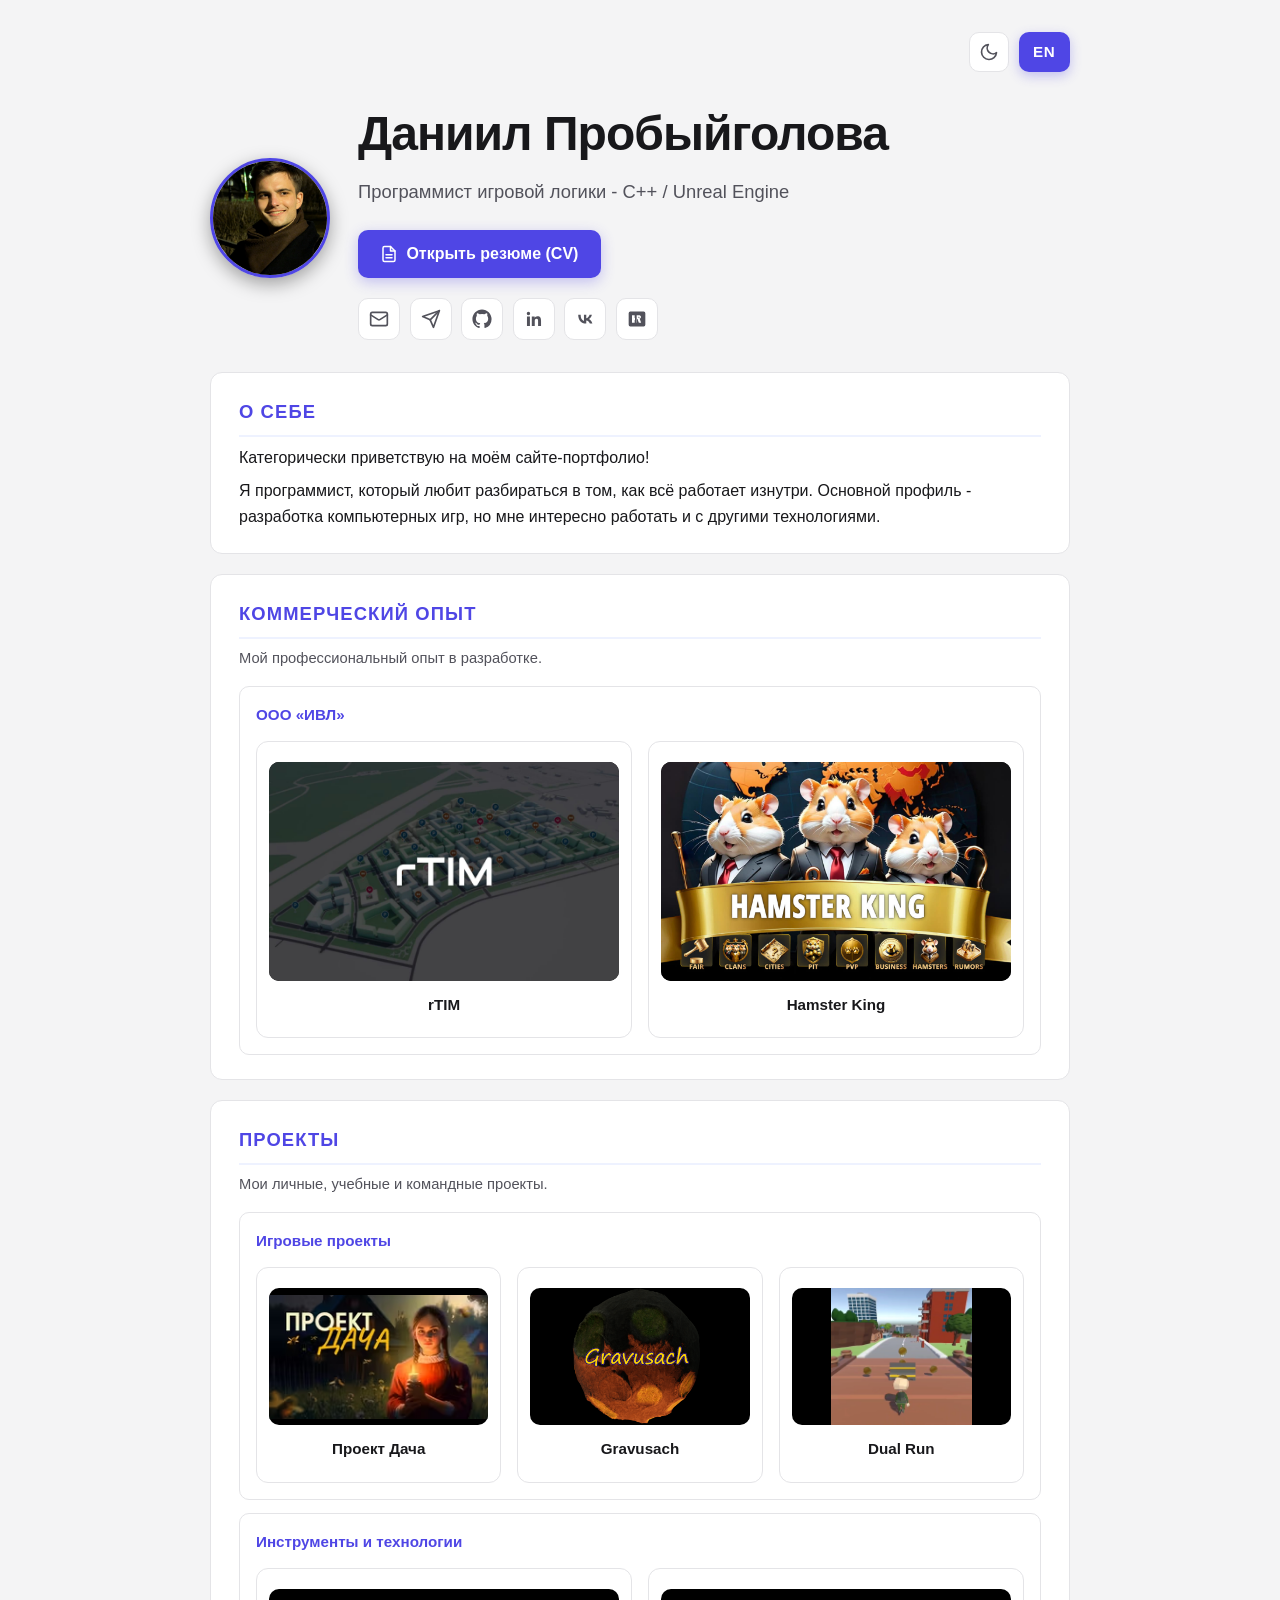
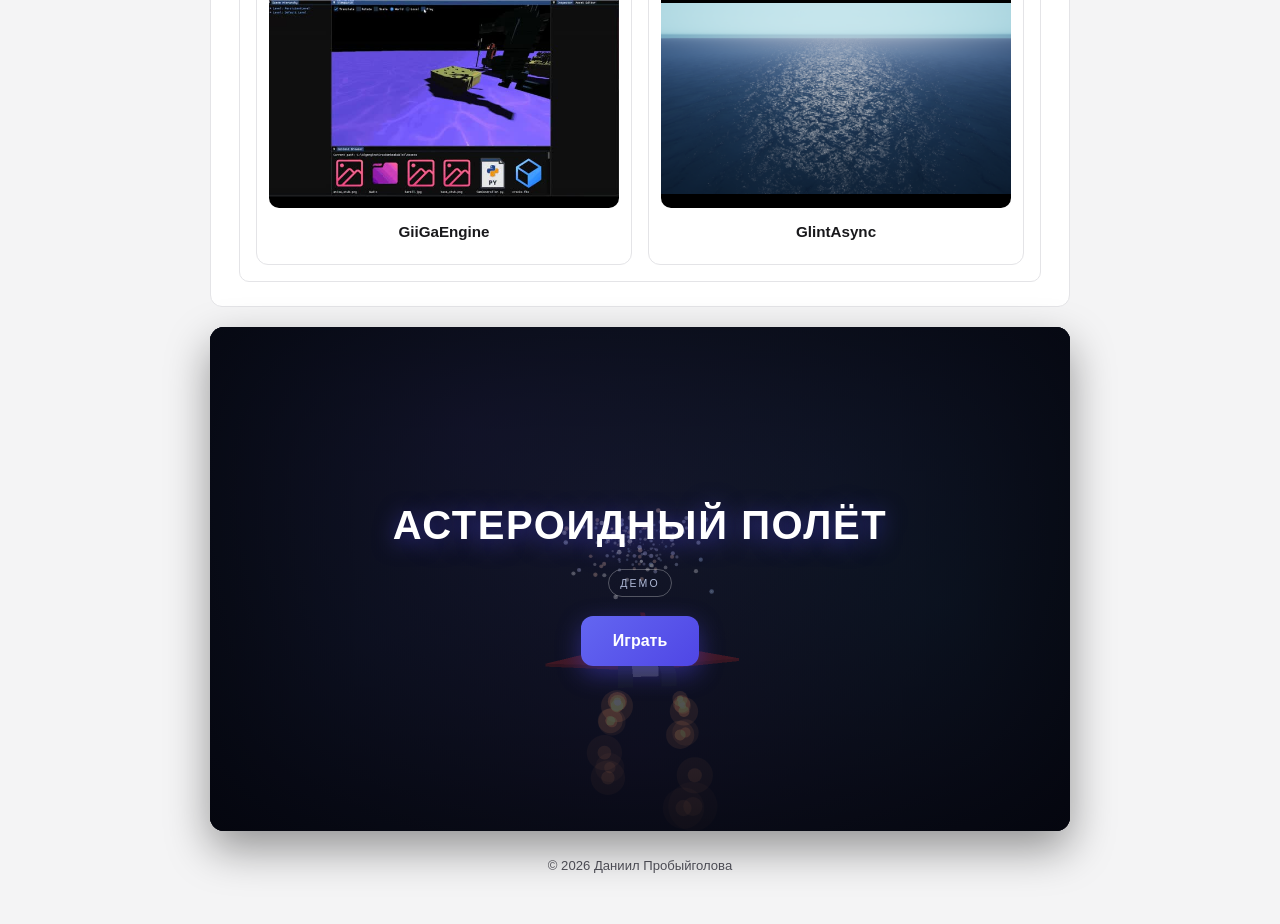
<file: index.html>
<!DOCTYPE html>
<html lang="ru">
<head>
  <meta charset="UTF-8">
  <meta name="viewport" content="width=device-width, initial-scale=1.0">
  <meta name="theme-color" content="#4f46e5">
  <meta name="description" content="Портфолио Даниила Пробыйголова - программист игровой логики (C++ / Unreal Engine)" data-i18n-meta="common.metaDesc">
  <title data-i18n-title="main.title">Даниил Пробыйголова - Портфолио</title>
  <link rel="icon" href="data:image/svg+xml,%3Csvg xmlns='http://www.w3.org/2000/svg' viewBox='0 0 100 100'%3E%3Crect width='100' height='100' rx='20' fill='%234f46e5'/%3E%3Ctext x='50' y='68' font-size='52' font-family='monospace' fill='white' text-anchor='middle'%3EDP%3C/text%3E%3C/svg%3E">
  <link rel="stylesheet" href="css/styles.css?v=20260918">
  <script>
    (function () {
      var t = null;
      try { t = localStorage.getItem('portfolio-theme'); } catch (e) {}
      var dark = t === 'dark' || (t !== 'light' && window.matchMedia && matchMedia('(prefers-color-scheme: dark)').matches);
      document.documentElement.setAttribute('data-theme', dark ? 'dark' : 'light');
    })();
  </script>
</head>
<body data-i18n-title="main.title">
  <main class="container">
    <div class="topbar">
      <button type="button" class="theme-toggle" aria-label="Switch to dark theme"></button>
      <button type="button" class="lang-switch" aria-label="Switch to English">EN</button>
    </div>

    <header class="hero">
      <div class="hero-row">
        <img class="portrait" src="assets/images/MePhoto_Portpholio.jpg" alt="Фото Даниила Пробыйголова">
        <div class="hero-text">
          <h1 class="name" data-i18n="common.name">Даниил&nbsp;Пробыйголова</h1>
          <p class="subtitle" data-i18n="common.subtitle">Программист игровой логики&nbsp;- C++&nbsp;/&nbsp;Unreal&nbsp;Engine</p>
          <a class="cv-link" href="cv/index.html">
            <svg viewBox="0 0 24 24" fill="none" stroke="currentColor" stroke-width="2" stroke-linecap="round" stroke-linejoin="round" aria-hidden="true"><path d="M14 2H6a2 2 0 0 0-2 2v16a2 2 0 0 0 2 2h12a2 2 0 0 0 2-2V8z"/><polyline points="14 2 14 8 20 8"/><line x1="16" y1="13" x2="8" y2="13"/><line x1="16" y1="17" x2="8" y2="17"/></svg>
            <span data-i18n="main.cvLink">Открыть резюме&nbsp;(CV)</span>
          </a>
          <ul class="hero-contacts" aria-label="Контакты">
            <li>
              <a class="contact-link" href="mailto:daniil.probyygolova@mail.ru" aria-label="Почта" data-i18n-aria="contact.mail">
                <svg viewBox="0 0 24 24" fill="none" stroke="currentColor" stroke-width="2" stroke-linecap="round" stroke-linejoin="round"><rect x="2" y="4" width="20" height="16" rx="2"/><path d="m22 7-8.97 5.7a1.94 1.94 0 0 1-2.06 0L2 7"/></svg>
              </a>
            </li>
            <li>
              <a class="contact-link" href="https://t.me/Crechted" target="_blank" rel="noopener" aria-label="Telegram" data-i18n-aria="contact.telegram">
                <svg viewBox="0 0 24 24" fill="none" stroke="currentColor" stroke-width="2" stroke-linecap="round" stroke-linejoin="round"><path d="m22 2-11 11"/><path d="M22 2 15 22l-4-9-9-4Z"/></svg>
              </a>
            </li>
            <li>
              <a class="contact-link" href="https://github.com/Crechted" target="_blank" rel="noopener" aria-label="GitHub" data-i18n-aria="contact.github">
                <svg viewBox="0 0 24 24" fill="currentColor"><path d="M12 .5C5.73.5.5 5.73.5 12c0 5.08 3.29 9.39 7.86 10.91.58.11.79-.25.79-.56 0-.28-.01-1.02-.02-2-3.2.7-3.88-1.54-3.88-1.54-.52-1.33-1.28-1.68-1.28-1.68-1.05-.72.08-.71.08-.71 1.16.08 1.77 1.19 1.77 1.19 1.03 1.77 2.71 1.26 3.37.96.1-.75.4-1.26.73-1.55-2.55-.29-5.23-1.28-5.23-5.69 0-1.26.45-2.28 1.19-3.09-.12-.29-.52-1.46.11-3.05 0 0 .97-.31 3.17 1.18a11 11 0 0 1 5.78 0c2.2-1.49 3.17-1.18 3.17-1.18.63 1.59.23 2.76.11 3.05.74.81 1.19 1.83 1.19 3.09 0 4.42-2.69 5.4-5.25 5.68.41.35.77 1.05.77 2.12 0 1.53-.01 2.76-.01 3.14 0 .31.21.68.8.56A11.51 11.51 0 0 0 23.5 12C23.5 5.73 18.27.5 12 .5Z"/></svg>
              </a>
            </li>
            <li>
              <a class="contact-link" href="https://www.linkedin.com/in/daniil-probyygolova-46117342b" target="_blank" rel="noopener" aria-label="LinkedIn" data-i18n-aria="contact.linkedin">
                <svg viewBox="0 0 24 24" fill="currentColor"><path d="M20.45 20.45h-3.55v-5.57c0-1.33-.03-3.04-1.85-3.04-1.85 0-2.14 1.45-2.14 2.94v5.67H9.35V9h3.41v1.56h.05c.47-.9 1.63-1.85 3.36-1.85 3.6 0 4.27 2.37 4.27 5.46v6.28zM5.34 7.43a2.06 2.06 0 1 1 0-4.12 2.06 2.06 0 0 1 0 4.12zM7.12 20.45H3.56V9h3.56v11.45z" transform="translate(0 0)"/></svg>
              </a>
            </li>
            <li>
              <a class="contact-link" href="https://vk.ru/crechted" target="_blank" rel="noopener" aria-label="ВКонтакте" data-i18n-aria="contact.vk">
                <svg viewBox="0 0 24 24" fill="currentColor"><path d="M13.16 17.5c-5.8 0-9.16-4.02-9.3-10.68h2.92c.1 4.88 2.28 6.94 3.97 7.37V6.82h2.77v4.2c1.66-.18 3.4-2.1 3.98-4.2h2.76c-.45 2.56-2.33 4.48-3.67 5.26 1.34.63 3.48 2.28 4.29 5.42h-3.04c-.64-2-2.22-3.55-4.32-3.76v3.76h-.36z"/></svg>
              </a>
            </li>
            <li>
              <a class="contact-link" href="https://spb.hh.ru/resume/fdc58f98ff0955832f0039ed1f57456d645a6f" target="_blank" rel="noopener" aria-label="HeadHunter" data-i18n-aria="contact.hh">
                <svg viewBox="0 0 24 24" fill="currentColor"><path d="M4 3a2 2 0 0 0-2 2v14a2 2 0 0 0 2 2h16a2 2 0 0 0 2-2V5a2 2 0 0 0-2-2H4zm2 4.5h2.6v3.2H9V7.5h2.6v9H9v-3.4H8.6v3.4H6v-9zm5.6 0h2.6c1.5 0 2.6.7 2.6 2 0 1.1-.7 1.7-1.7 1.9l1.9 5.1h-2.8l-1.6-4.5h-.6v4.5h-2.4v-9zm2.6 3.2c.5 0 .8-.3.8-.7s-.3-.7-.8-.7h-.4v1.4h.4z"/></svg>
              </a>
            </li>
          </ul>
        </div>
      </div>
    </header>

    <section class="card" id="about">
      <h2 class="section-title" data-i18n="main.aboutTitle">О себе</h2>
      <p class="about-text" data-i18n="main.aboutP1"></p>
      <p class="about-text" data-i18n="main.aboutP2"></p>
    </section>

    <section class="card" id="experience">
      <h2 class="section-title" data-i18n="main.expTitle">Коммерческий опыт</h2>
      <p class="section-intro" data-i18n="main.expIntro">Мой профессиональный опыт в разработке.</p>
      <div class="org-block">
        <h3 class="org-name" data-i18n="main.expOrgName">ООО&nbsp;«ИВЛ»</h3>
        <ul class="project-grid">
          <li>
            <button class="project-tile" data-project="rtim" aria-label="rTIM - подробнее" data-i18n-aria="exp.rtim.aria">
              <span class="project-thumb" aria-hidden="true">
                <img src="assets/images/rtim_preview.jpg" alt="">
              </span>
              <span class="project-name" data-i18n="exp.rtim.name">rTIM</span>
            </button>
          </li>
          <li>
            <button class="project-tile" data-project="hk" aria-label="Hamster King - подробнее" data-i18n-aria="exp.hk.aria">
              <span class="project-thumb" aria-hidden="true">
                <img src="assets/images/hk_preview.jpg" alt="">
              </span>
              <span class="project-name" data-i18n="exp.hk.name">Hamster King</span>
            </button>
          </li>
        </ul>
      </div>
    </section>

    <section class="card" id="projects">
      <h2 class="section-title" data-i18n="main.projectsTitle">Проекты</h2>
      <p class="section-intro" data-i18n="main.projectsIntro">Мои личные, учебные и командные проекты.</p>

      <div class="project-group">
        <h3 class="group-title" data-i18n="main.projectsGames">Игровые проекты</h3>
        <ul class="project-grid">
          <li>
            <button class="project-tile" data-project="dacha" aria-label="Проект Дача - подробнее" data-i18n-aria="proj.dacha.aria">
              <span class="project-thumb" aria-hidden="true">
                <img src="assets/images/Dacha.avif" alt="">
              </span>
              <span class="project-name" data-i18n="proj.dacha.name">Проект&nbsp;Дача</span>
            </button>
          </li>
          <li>
            <button class="project-tile" data-project="gravusach" aria-label="Gravusach - подробнее" data-i18n-aria="proj.gravusach.aria">
              <span class="project-thumb" aria-hidden="true">
                <img src="assets/images/Gravusach.png" alt="">
              </span>
              <span class="project-name" data-i18n="proj.gravusach.name">Gravusach</span>
            </button>
          </li>
          <li>
            <button class="project-tile" data-project="dualrun" aria-label="Dual Run - подробнее" data-i18n-aria="proj.dualrun.aria">
              <span class="project-thumb" aria-hidden="true">
                <img src="assets/images/DualRun_prview.jpg" alt="">
              </span>
              <span class="project-name" data-i18n="proj.dualrun.name">Dual Run</span>
            </button>
          </li>
        </ul>
      </div>

      <div class="project-group">
        <h3 class="group-title" data-i18n="main.projectsTools">Инструменты и технологии</h3>
        <ul class="project-grid">
          <li>
            <button class="project-tile" data-project="giiga" aria-label="GiiGaEngine - подробнее" data-i18n-aria="proj.giiga.aria">
              <span class="project-thumb" aria-hidden="true">
                <img src="assets/images/GiigaEngine_frame.jpg" alt="">
              </span>
              <span class="project-name" data-i18n="proj.giiga.name">GiiGaEngine</span>
            </button>
          </li>
          <li>
            <button class="project-tile" data-project="glintasync" aria-label="GlintAsync - подробнее" data-i18n-aria="proj.glintasync.aria">
              <span class="project-thumb" aria-hidden="true">
                <img src="assets/images/GlintAsync_preview.png" alt="">
              </span>
              <span class="project-name" data-i18n="proj.glintasync.name">GlintAsync</span>
            </button>
          </li>
        </ul>
      </div>
    </section>

    <section class="game-shell" id="game-shell" role="img" aria-label="Демо-мини-игра: полёт сквозь астероиды" data-i18n-aria="game.ariaLabel">
      <canvas id="game-canvas"></canvas>
      <div class="game-vignette" aria-hidden="true"></div>

      <div class="game-touch hidden" id="game-touch">
        <button type="button" class="game-fire-btn" id="game-fire-btn" aria-label="Выстрел" data-i18n-aria="game.fireLabel">
          <svg viewBox="0 0 24 24" fill="none" stroke="currentColor" stroke-width="2" stroke-linecap="round" stroke-linejoin="round" aria-hidden="true"><circle cx="12" cy="12" r="4"/><line x1="12" y1="2" x2="12" y2="6"/><line x1="12" y1="18" x2="12" y2="22"/><line x1="2" y1="12" x2="6" y2="12"/><line x1="18" y1="12" x2="22" y2="12"/></svg>
        </button>
      </div>

      <div class="game-hud hidden" id="game-hud" aria-hidden="true">
        <div class="game-hud-score">
          <span class="game-hud-label" data-i18n="game.hudLabel">Счёт</span>
          <span class="game-hud-value" id="game-hud-score-value">0</span>
        </div>
        <div class="game-hud-ammo">
          <span class="game-hud-label" data-i18n="game.hudAmmoLabel">Заряды</span>
          <span class="game-hud-value" id="game-hud-ammo-value">0/7</span>
        </div>
        <div class="game-hud-best">
          <span class="game-hud-label" data-i18n="game.hudBestLabel">Рекорд</span>
          <span class="game-hud-value" id="game-hud-best-value">0</span>
        </div>
      </div>

      <div class="game-control-hint hidden" id="game-control-hint">Управление — мышь</div>

      <div class="game-overlay" id="game-start">
        <h2 class="game-title" data-i18n="game.title">Астероидный полёт</h2>
        <span class="game-badge" data-i18n="game.badge"></span>
        <button type="button" class="game-btn" id="game-start-btn" data-i18n="game.startBtn">Играть</button>
      </div>

      <div class="game-overlay hidden" id="game-over">
        <h2 class="game-over-title" data-i18n="game.overTitle"></h2>
        <p class="game-over-score" id="game-over-score"></p>
        <p class="game-over-best" id="game-over-best"></p>
        <button type="button" class="game-btn" id="game-restart-btn" data-i18n="game.restartBtn"></button>
      </div>
    </section>

    <footer class="footer">
      <p data-i18n="common.footer">© 2026 Даниил Пробыйголова</p>
    </footer>
  </main>

  <div class="modal-overlay hidden" id="modal-overlay" aria-hidden="true">
    <div class="modal" role="dialog" aria-modal="true" aria-labelledby="modal-title" tabindex="-1">
      <button class="modal-close" id="modal-close" aria-label="Закрыть" data-i18n-aria="modal.close">&times;</button>
      <h3 class="modal-title" id="modal-title"></h3>
      <p class="modal-role" id="modal-role"></p>
      <p class="modal-meta" id="modal-meta"></p>
      <div class="modal-media" id="modal-media"></div>
      <div class="modal-desc" id="modal-desc"></div>
      <ul class="modal-bullets" id="modal-bullets"></ul>
      <button type="button" class="modal-ammo-btn" id="modal-ammo-btn">
        <svg class="modal-ammo-icon" viewBox="0 0 24 24" fill="none" stroke="currentColor" stroke-width="2" stroke-linecap="round" stroke-linejoin="round" aria-hidden="true"><circle cx="12" cy="12" r="8"/><line x1="12" y1="2" x2="12" y2="6"/><line x1="12" y1="18" x2="12" y2="22"/><line x1="2" y1="12" x2="6" y2="12"/><line x1="18" y1="12" x2="22" y2="12"/></svg>
        <span class="modal-ammo-label" id="modal-ammo-label"></span>
      </button>
      <div class="modal-tools" id="modal-tools"></div>
      <a class="modal-link" id="modal-link" href="#" target="_blank" rel="noopener"></a>
    </div>
  </div>

  <script src="js/i18n.js?v=20260918"></script>
  <script src="js/theme.js?v=20260918"></script>
  <script src="js/game.js?v=20260918"></script>
  <script src="js/script.js?v=20260918"></script>
</body>
</html>
</file>
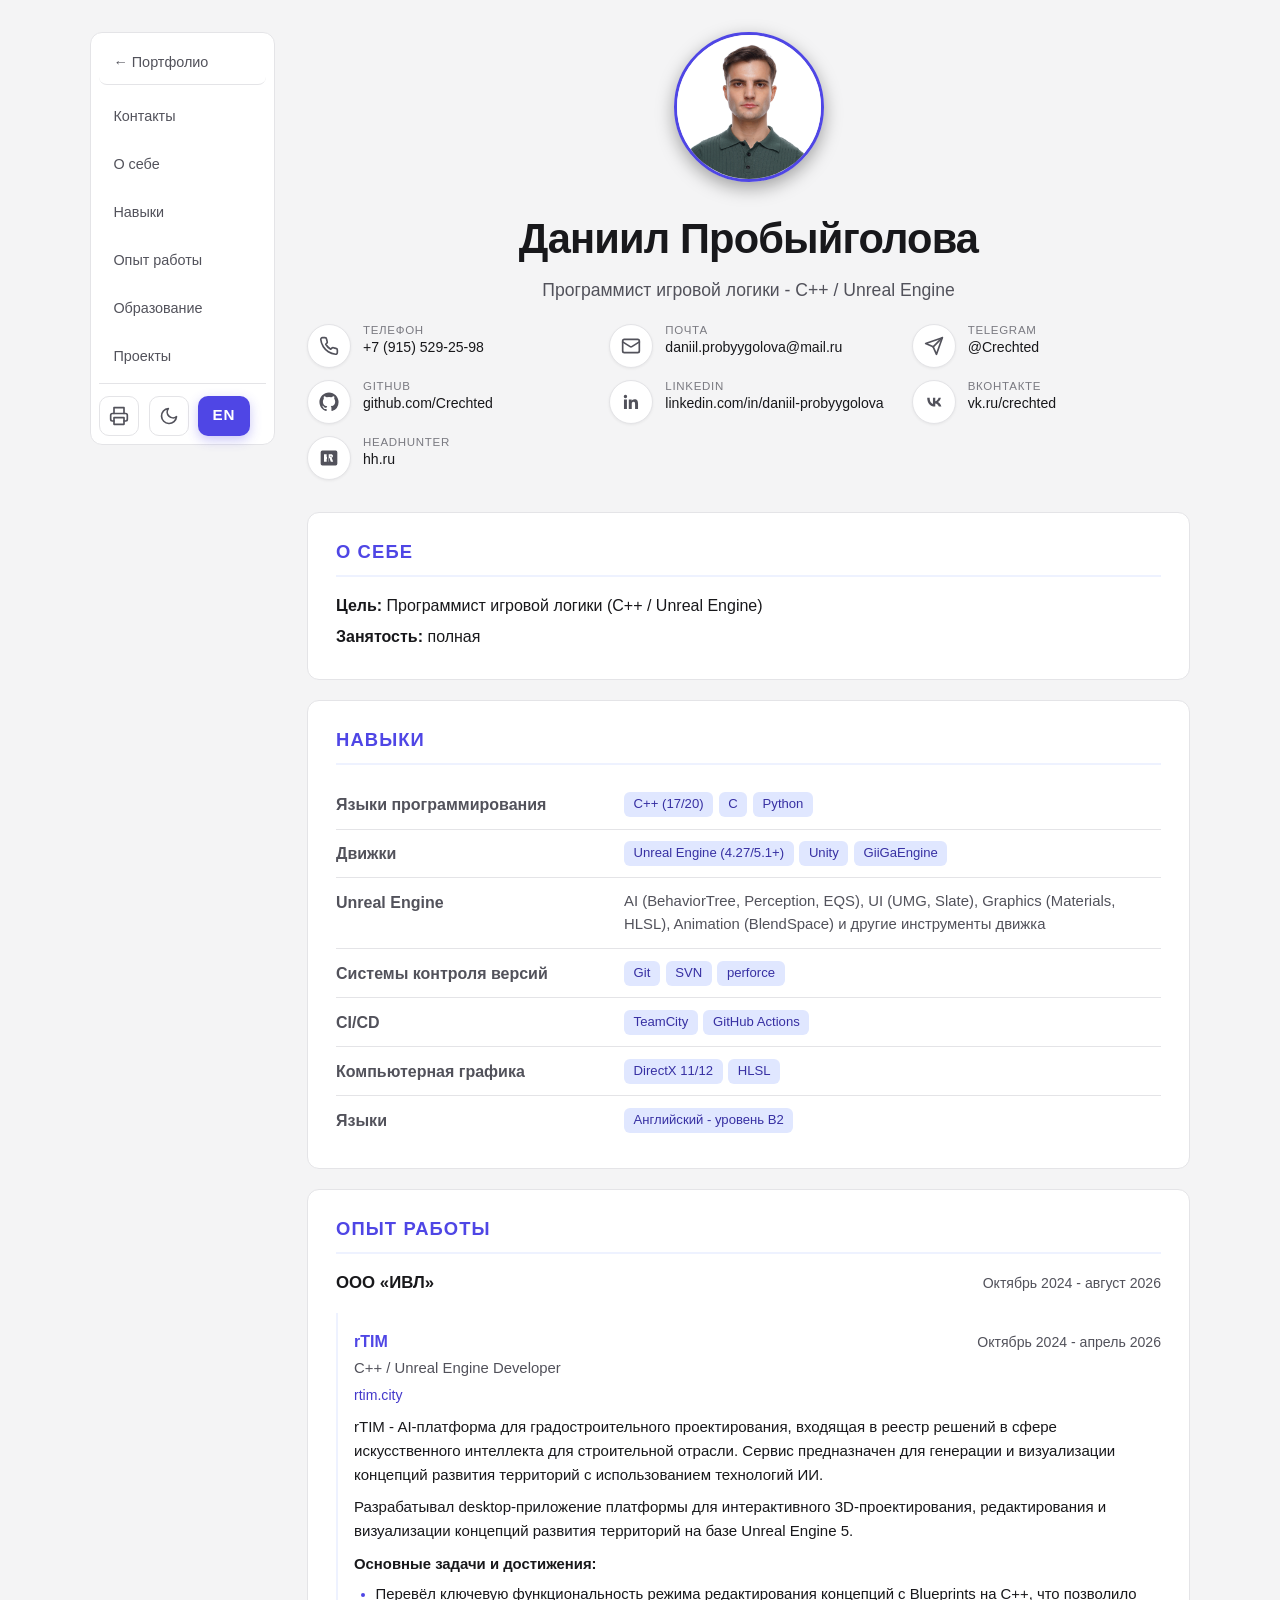
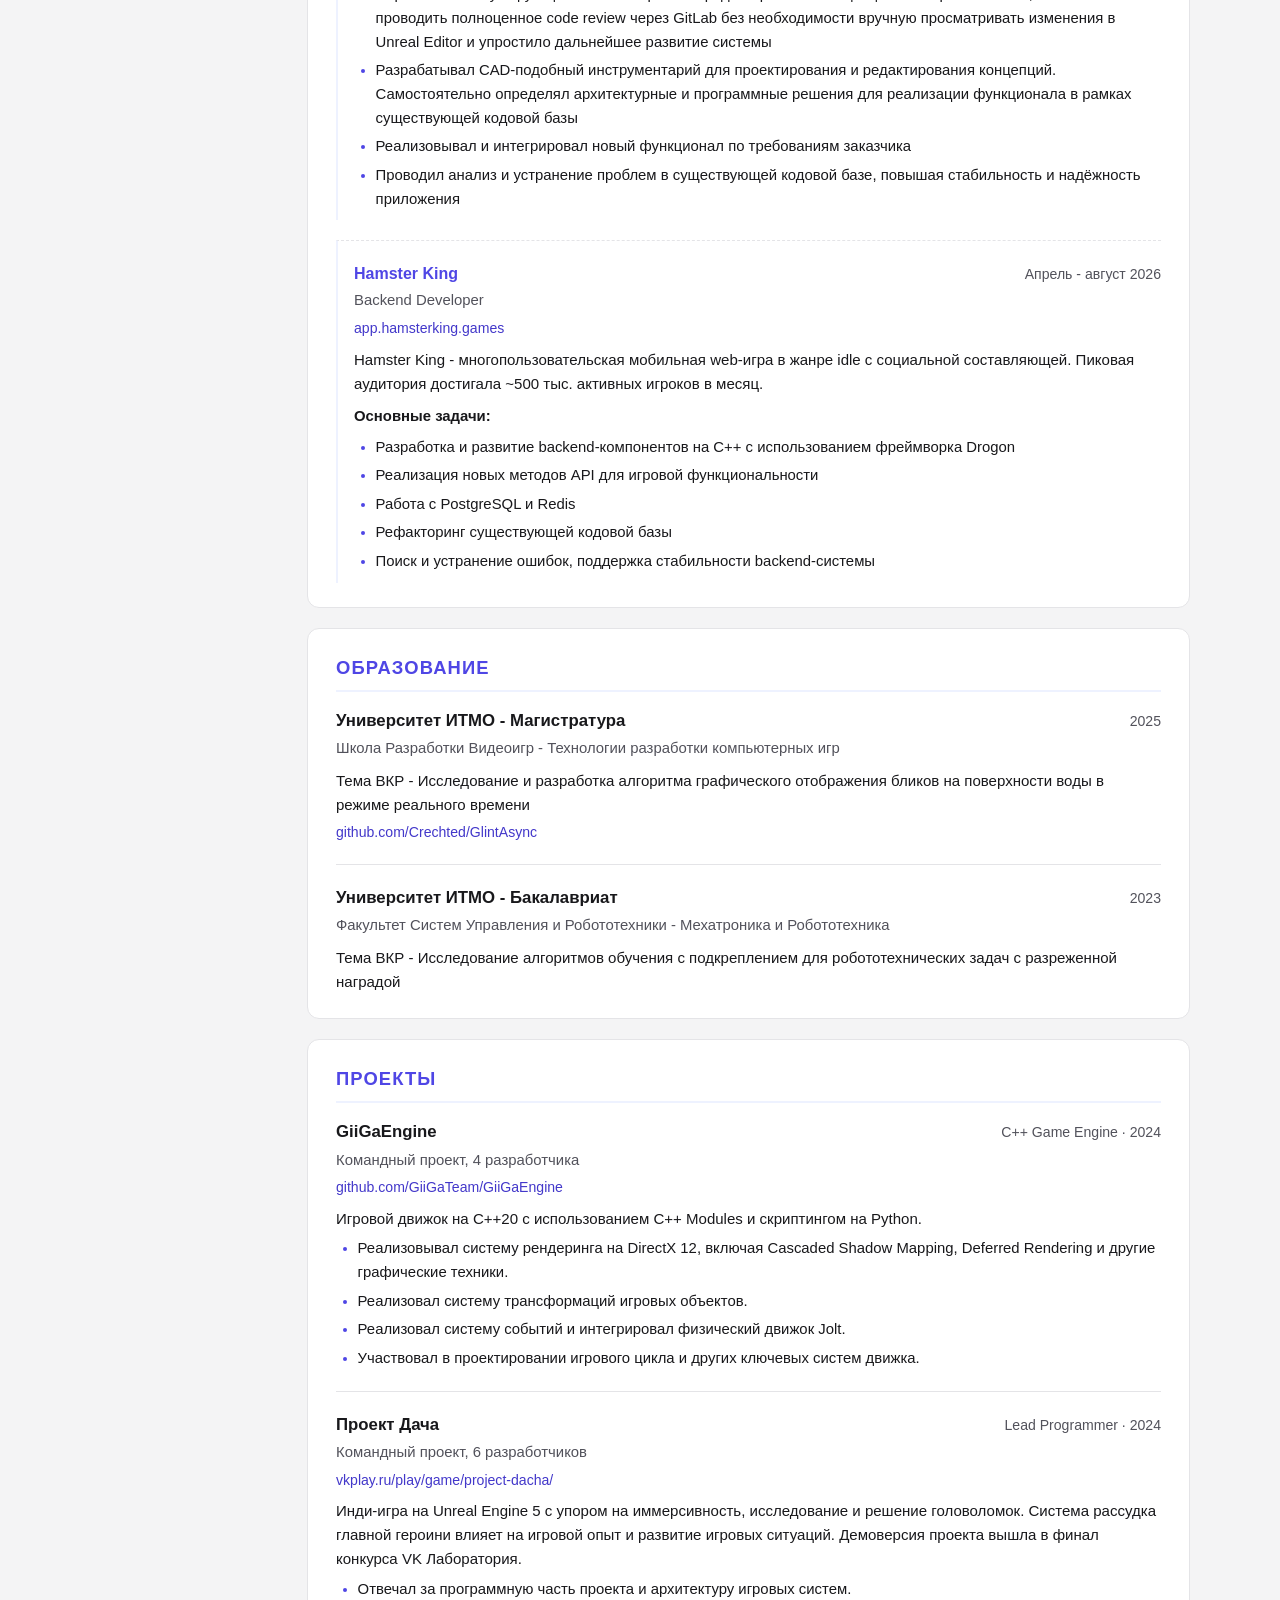
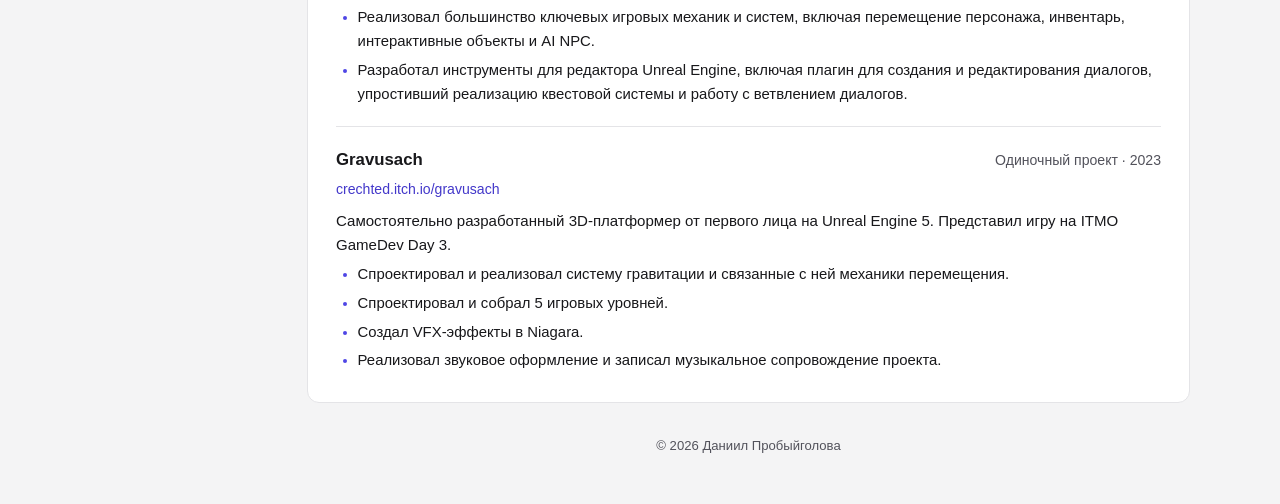
<file: cv/index.html>
<!DOCTYPE html>
<html lang="ru">
<head>
  <meta charset="UTF-8">
  <meta name="viewport" content="width=device-width, initial-scale=1.0">
  <meta name="theme-color" content="#4f46e5">
  <meta name="description" content="Портфолио Даниила Пробыйголова — программист игровой логики (C++ / Unreal Engine)" data-i18n-meta="common.metaDesc">
  <title data-i18n-title="cv.title">Даниил Пробыйголова — программист игровой логики</title>
  <link rel="icon" href="data:image/svg+xml,%3Csvg xmlns='http://www.w3.org/2000/svg' viewBox='0 0 100 100'%3E%3Crect width='100' height='100' rx='20' fill='%234f46e5'/%3E%3Ctext x='50' y='68' font-size='52' font-family='monospace' fill='white' text-anchor='middle'%3EDP%3C/text%3E%3C/svg%3E">
  <link rel="stylesheet" href="../css/cv.css?v=20260918">
  <script>
    (function () {
      var t = null;
      try { t = localStorage.getItem('portfolio-theme'); } catch (e) {}
      var dark = t === 'dark' || (t !== 'light' && window.matchMedia && matchMedia('(prefers-color-scheme: dark)').matches);
      document.documentElement.setAttribute('data-theme', dark ? 'dark' : 'light');
    })();
  </script>
</head>
<body data-i18n-title="cv.title">
  <main class="container">
    <div class="cv-layout">
      <aside class="side-nav" aria-label="Навигация по резюме">
        <a class="side-back" href="../index.html" data-i18n="cv.backLink">&larr;&nbsp;Портфолио</a>
        <a href="#top" data-i18n="cv.contacts">Контакты</a>
        <a href="#about" data-i18n="cv.about">О себе</a>
        <a href="#skills" data-i18n="cv.skills">Навыки</a>
        <a href="#experience" data-i18n="cv.exp">Опыт работы</a>
        <a href="#education" data-i18n="cv.edu">Образование</a>
        <a href="#projects" data-i18n="main.projectsTitle">Проекты</a>
        <span class="controls">
          <button type="button" class="print-btn" onclick="window.print()" aria-label="Экспортировать резюме в PDF" data-i18n-aria="cv.printCv">
            <svg viewBox="0 0 24 24" fill="none" stroke="currentColor" stroke-width="2" stroke-linecap="round" stroke-linejoin="round" aria-hidden="true"><polyline points="6 9 6 2 18 2 18 9"/><path d="M6 18H4a2 2 0 0 1-2-2v-5a2 2 0 0 1 2-2h16a2 2 0 0 1 2 2v5a2 2 0 0 1-2 2h-2"/><rect x="6" y="14" width="12" height="8"/></svg>
          </button>
          <button type="button" class="theme-toggle" aria-label="Switch to dark theme"></button>
          <button type="button" class="lang-switch" aria-label="Switch to English">EN</button>
        </span>
      </aside>
      <div class="cv-content">
    <header class="hero" id="top">
      <img class="portrait" src="../assets/images/MePhoto_CV.jpg" alt="Фото Даниила Пробыйголова">
      <h1 class="name" data-i18n="common.name">Даниил&nbsp;Пробыйголова</h1>
      <p class="subtitle" data-i18n="common.subtitle">Программист игровой логики&nbsp;— C++&nbsp;/&nbsp;Unreal&nbsp;Engine</p>
      <ul class="contacts" aria-label="Контакты">
        <li>
          <a class="contact-link" href="tel:+79155292598" aria-label="Телефон: +7 (915) 529-25-98" data-i18n-aria="contact.phone">
            <span class="icon" aria-hidden="true">
              <svg viewBox="0 0 24 24" fill="none" stroke="currentColor" stroke-width="2" stroke-linecap="round" stroke-linejoin="round"><path d="M22 16.92v3a2 2 0 0 1-2.18 2 19.79 19.79 0 0 1-8.63-3.07 19.5 19.5 0 0 1-6-6 19.79 19.79 0 0 1-3.07-8.67A2 2 0 0 1 4.11 2h3a2 2 0 0 1 2 1.72c.127.96.361 1.903.7 2.81a2 2 0 0 1-.45 2.11L8.09 9.91a16 16 0 0 0 6 6l1.27-1.27a2 2 0 0 1 2.11-.45c.907.339 1.85.573 2.81.7A2 2 0 0 1 22 16.92z"/></svg>
            </span>
            <span class="contact-meta">
              <span class="contact-label" data-i18n="contact.phone">Телефон</span>
              <span class="contact-text">+7&nbsp;(915)&nbsp;529-25-98</span>
            </span>
          </a>
        </li>
        <li>
          <a class="contact-link" href="mailto:daniil.probyygolova@mail.ru" aria-label="Почта: daniil.probyygolova@mail.ru" data-i18n-aria="contact.mail">
            <span class="icon" aria-hidden="true">
              <svg viewBox="0 0 24 24" fill="none" stroke="currentColor" stroke-width="2" stroke-linecap="round" stroke-linejoin="round"><rect x="2" y="4" width="20" height="16" rx="2"/><path d="m22 7-8.97 5.7a1.94 1.94 0 0 1-2.06 0L2 7"/></svg>
            </span>
            <span class="contact-meta">
              <span class="contact-label" data-i18n="contact.mail">Почта</span>
              <span class="contact-text">daniil.probyygolova@mail.ru</span>
            </span>
          </a>
        </li>
        <li>
          <a class="contact-link" href="https://t.me/Crechted" target="_blank" rel="noopener" aria-label="Telegram: @Crechted" data-i18n-aria="contact.telegram">
            <span class="icon" aria-hidden="true">
              <svg viewBox="0 0 24 24" fill="none" stroke="currentColor" stroke-width="2" stroke-linecap="round" stroke-linejoin="round"><path d="m22 2-11 11"/><path d="M22 2 15 22l-4-9-9-4Z"/></svg>
            </span>
            <span class="contact-meta">
              <span class="contact-label" data-i18n="contact.telegram">Telegram</span>
              <span class="contact-text">@Crechted</span>
            </span>
          </a>
        </li>
        <li>
          <a class="contact-link" href="https://github.com/Crechted" target="_blank" rel="noopener" aria-label="GitHub: github.com/Crechted" data-i18n-aria="contact.github">
            <span class="icon" aria-hidden="true">
              <svg viewBox="0 0 24 24" fill="currentColor"><path d="M12 .5C5.73.5.5 5.73.5 12c0 5.08 3.29 9.39 7.86 10.91.58.11.79-.25.79-.56 0-.28-.01-1.02-.02-2-3.2.7-3.88-1.54-3.88-1.54-.52-1.33-1.28-1.68-1.28-1.68-1.05-.72.08-.71.08-.71 1.16.08 1.77 1.19 1.77 1.19 1.03 1.77 2.71 1.26 3.37.96.1-.75.4-1.26.73-1.55-2.55-.29-5.23-1.28-5.23-5.69 0-1.26.45-2.28 1.19-3.09-.12-.29-.52-1.46.11-3.05 0 0 .97-.31 3.17 1.18a11 11 0 0 1 5.78 0c2.2-1.49 3.17-1.18 3.17-1.18.63 1.59.23 2.76.11 3.05.74.81 1.19 1.83 1.19 3.09 0 4.42-2.69 5.4-5.25 5.68.41.35.77 1.05.77 2.12 0 1.53-.01 2.76-.01 3.14 0 .31.21.68.8.56A11.51 11.51 0 0 0 23.5 12C23.5 5.73 18.27.5 12 .5Z"/></svg>
            </span>
            <span class="contact-meta">
              <span class="contact-label" data-i18n="contact.github">GitHub</span>
              <span class="contact-text">github.com/Crechted</span>
            </span>
          </a>
        </li>
        <li>
          <a class="contact-link" href="https://www.linkedin.com/in/daniil-probyygolova-46117342b" target="_blank" rel="noopener" aria-label="LinkedIn: linkedin.com/in/daniil-probyygolova" data-i18n-aria="contact.linkedin">
            <span class="icon" aria-hidden="true">
              <svg viewBox="0 0 24 24" fill="currentColor"><path d="M20.45 20.45h-3.55v-5.57c0-1.33-.03-3.04-1.85-3.04-1.85 0-2.14 1.45-2.14 2.94v5.67H9.35V9h3.41v1.56h.05c.47-.9 1.63-1.85 3.36-1.85 3.6 0 4.27 2.37 4.27 5.46v6.28zM5.34 7.43a2.06 2.06 0 1 1 0-4.12 2.06 2.06 0 0 1 0 4.12zM7.12 20.45H3.56V9h3.56v11.45z"/></svg>
            </span>
            <span class="contact-meta">
              <span class="contact-label" data-i18n="contact.linkedin">LinkedIn</span>
              <span class="contact-text">linkedin.com/in/daniil-probyygolova</span>
            </span>
          </a>
        </li>
        <li>
          <a class="contact-link" href="https://vk.ru/crechted" target="_blank" rel="noopener" aria-label="ВКонтакте: vk.ru/crechted" data-i18n-aria="contact.vk">
            <span class="icon" aria-hidden="true">
              <svg viewBox="0 0 24 24" fill="currentColor"><path d="M13.16 17.5c-5.8 0-9.16-4.02-9.3-10.68h2.92c.1 4.88 2.28 6.94 3.97 7.37V6.82h2.77v4.2c1.66-.18 3.4-2.1 3.98-4.2h2.76c-.45 2.56-2.33 4.48-3.67 5.26 1.34.63 3.48 2.28 4.29 5.42h-3.04c-.64-2-2.22-3.55-4.32-3.76v3.76h-.36z"/></svg>
            </span>
            <span class="contact-meta">
              <span class="contact-label" data-i18n="contact.vk">ВКонтакте</span>
              <span class="contact-text">vk.ru/crechted</span>
            </span>
          </a>
        </li>
        <li>
          <a class="contact-link" href="https://spb.hh.ru/resume/fdc58f98ff0955832f0039ed1f57456d645a6f" target="_blank" rel="noopener" aria-label="HeadHunter: резюме на hh.ru" data-i18n-aria="contact.hh">
            <span class="icon" aria-hidden="true">
              <svg viewBox="0 0 24 24" fill="currentColor"><path d="M4 3a2 2 0 0 0-2 2v14a2 2 0 0 0 2 2h16a2 2 0 0 0 2-2V5a2 2 0 0 0-2-2H4zm2 4.5h2.6v3.2H9V7.5h2.6v9H9v-3.4H8.6v3.4H6v-9zm5.6 0h2.6c1.5 0 2.6.7 2.6 2 0 1.1-.7 1.7-1.7 1.9l1.9 5.1h-2.8l-1.6-4.5h-.6v4.5h-2.4v-9zm2.6 3.2c.5 0 .8-.3.8-.7s-.3-.7-.8-.7h-.4v1.4h.4z"/></svg>
            </span>
            <span class="contact-meta">
              <span class="contact-label" data-i18n="contact.hh">HeadHunter</span>
              <span class="contact-text">hh.ru</span>
            </span>
          </a>
        </li>
      </ul>
    </header>

    <section class="card" id="about">
      <h2 class="section-title" data-i18n="cv.about">О себе</h2>
      <ul class="about-list">
        <li><span class="label" data-i18n="cv.about.goal">Цель:</span>&nbsp;<span data-i18n="cv.about.goalValue">Программист игровой логики (C++&nbsp;/&nbsp;Unreal&nbsp;Engine)</span></li>
        <li><span class="label" data-i18n="cv.about.employment">Занятость:</span>&nbsp;<span data-i18n="cv.about.fulltime">полная</span></li>
      </ul>
    </section>

    <section class="card" id="skills">
      <h2 class="section-title" data-i18n="cv.skills">Навыки</h2>
      <ul class="skills-list">
        <li>
          <span class="label" data-i18n="cv.skill.langs">Языки программирования</span>
          <span class="tags"><span class="tag">C++ (17/20)</span><span class="tag">C</span><span class="tag">Python</span></span>
        </li>
        <li>
          <span class="label" data-i18n="cv.skill.engines">Движки</span>
          <span class="tags"><span class="tag">Unreal Engine (4.27/5.1+)</span><span class="tag">Unity</span><span class="tag">GiiGaEngine</span></span>
        </li>
        <li>
          <span class="label" data-i18n="cv.skill.unreal">Unreal Engine</span>
          <p class="skill-desc" data-i18n="cv.skill.unrealDesc">AI (BehaviorTree, Perception, EQS), UI (UMG, Slate), Graphics (Materials, HLSL), Animation (BlendSpace) и другие инструменты движка</p>
        </li>
        <li>
          <span class="label" data-i18n="cv.skill.vcs">Системы контроля версий</span>
          <span class="tags"><span class="tag">Git</span><span class="tag">SVN</span><span class="tag">perforce</span></span>
        </li>
        <li>
          <span class="label" data-i18n="cv.skill.ci">CI/CD</span>
          <span class="tags"><span class="tag">TeamCity</span><span class="tag">GitHub Actions</span></span>
        </li>
        <li>
          <span class="label" data-i18n="cv.skill.gfx">Компьютерная графика</span>
          <span class="tags"><span class="tag">DirectX 11/12</span><span class="tag">HLSL</span></span>
        </li>
        <li>
          <span class="label" data-i18n="cv.skill.langs2">Языки</span>
          <span class="tags"><span class="tag" data-i18n="cv.skill.english">Английский — уровень B2</span></span>
        </li>
      </ul>
    </section>

    <section class="card" id="experience">
      <h2 class="section-title" data-i18n="cv.exp">Опыт работы</h2>

      <article class="entry">
        <header class="entry-header">
          <h3 class="entry-title" data-i18n="cv.exp.org">ООО&nbsp;«ИВЛ»</h3>
          <span class="entry-period" data-i18n="cv.exp.orgPeriod">Октябрь 2024 — август 2026</span>
        </header>

        <div class="job">
          <header class="entry-header">
            <h4 class="job-title" data-i18n="exp.rtim.name">rTIM</h4>
            <span class="entry-period" data-i18n="cv.exp.rtim.period">Октябрь 2024 — апрель 2026</span>
          </header>
          <p class="entry-role" data-i18n="cv.exp.rtim.role">C++ / Unreal Engine Developer</p>
          <p class="entry-link"><a href="https://rtim.city" target="_blank" rel="noopener">rtim.city</a></p>
          <p class="entry-text" data-i18n="cv.exp.rtim.t1">rTIM&nbsp;— AI-платформа для градостроительного проектирования, входящая в реестр решений в сфере искусственного интеллекта для строительной отрасли. Сервис предназначен для генерации и визуализации концепций развития территорий с использованием технологий ИИ.</p>
          <p class="entry-text" data-i18n="cv.exp.rtim.t2">Разрабатывал desktop-приложение платформы для интерактивного 3D-проектирования, редактирования и визуализации концепций развития территорий на базе Unreal Engine&nbsp;5.</p>
          <p class="entry-subtitle" data-i18n="cv.exp.subtitle">Основные задачи и достижения:</p>
          <ul class="bullets">
            <li data-i18n="cv.exp.rtim.b1">Перевёл ключевую функциональность режима редактирования концепций с Blueprints на C++, что позволило проводить полноценное code review через GitLab без необходимости вручную просматривать изменения в Unreal Editor и упростило дальнейшее развитие системы</li>
            <li data-i18n="cv.exp.rtim.b2">Разрабатывал CAD-подобный инструментарий для проектирования и редактирования концепций. Самостоятельно определял архитектурные и программные решения для реализации функционала в рамках существующей кодовой базы</li>
            <li data-i18n="cv.exp.rtim.b3">Реализовывал и интегрировал новый функционал по требованиям заказчика</li>
            <li data-i18n="cv.exp.rtim.b4">Проводил анализ и устранение проблем в существующей кодовой базе, повышая стабильность и надёжность приложения</li>
          </ul>
        </div>

        <div class="job">
          <header class="entry-header">
            <h4 class="job-title" data-i18n="exp.hk.name">Hamster King</h4>
            <span class="entry-period" data-i18n="cv.exp.hk.period">Апрель — август 2026</span>
          </header>
          <p class="entry-role" data-i18n="cv.exp.hk.role">Backend Developer</p>
          <p class="entry-link"><a href="https://app.hamsterking.games" target="_blank" rel="noopener">app.hamsterking.games</a></p>
          <p class="entry-text" data-i18n="cv.exp.hk.t1">Hamster King&nbsp;— многопользовательская мобильная web-игра в жанре idle с социальной составляющей. Пиковая аудитория достигала ~500&nbsp;тыс. активных игроков в месяц.</p>
          <p class="entry-subtitle" data-i18n="cv.exp.subtitle2">Основные задачи:</p>
          <ul class="bullets">
            <li data-i18n="cv.exp.hk.b1">Разработка и развитие backend-компонентов на C++ с использованием фреймворка Drogon</li>
            <li data-i18n="cv.exp.hk.b2">Реализация новых методов API для игровой функциональности</li>
            <li data-i18n="cv.exp.hk.b3">Работа с PostgreSQL и Redis</li>
            <li data-i18n="cv.exp.hk.b4">Рефакторинг существующей кодовой базы</li>
            <li data-i18n="cv.exp.hk.b5">Поиск и устранение ошибок, поддержка стабильности backend-системы</li>
          </ul>
        </div>
      </article>
    </section>

    <section class="card" id="education">
      <h2 class="section-title" data-i18n="cv.edu">Образование</h2>

      <article class="entry">
        <header class="entry-header">
          <h3 class="entry-title" data-i18n="cv.edu.mag.title">Университет ИТМО — Магистратура</h3>
          <span class="entry-period" data-i18n="cv.edu.mag.period">2025</span>
        </header>
        <p class="entry-role" data-i18n="cv.edu.mag.role">Школа Разработки Видеоигр — Технологии разработки компьютерных игр</p>
        <p class="entry-text" data-i18n="cv.edu.mag.t">Тема ВКР — Исследование и разработка алгоритма графического отображения бликов на поверхности воды в режиме реального времени</p>
        <p class="entry-link"><a href="https://github.com/Crechted/GlintAsync" target="_blank" rel="noopener">github.com/Crechted/GlintAsync</a></p>
      </article>

      <article class="entry">
        <header class="entry-header">
          <h3 class="entry-title" data-i18n="cv.edu.bac.title">Университет ИТМО — Бакалавриат</h3>
          <span class="entry-period" data-i18n="cv.edu.bac.period">2023</span>
        </header>
        <p class="entry-role" data-i18n="cv.edu.bac.role">Факультет Систем Управления и Робототехники — Мехатроника и Робототехника</p>
        <p class="entry-text" data-i18n="cv.edu.bac.t">Тема ВКР — Исследование алгоритмов обучения с подкреплением для робототехнических задач с разреженной наградой</p>
      </article>
    </section>

    <section class="card" id="projects">
      <h2 class="section-title" data-i18n="main.projectsTitle">Проекты</h2>

      <article class="entry">
        <header class="entry-header">
          <h3 class="entry-title" data-i18n="projects.giiga.title">GiiGaEngine</h3>
          <span class="entry-period" data-i18n="projects.giiga.role">C++ Game Engine · 2024</span>
        </header>
        <p class="entry-role" data-i18n="projects.giiga.meta">Командный проект, 4 разработчика</p>
        <p class="entry-link"><a href="https://github.com/GiiGaTeam/GiiGaEngine" target="_blank" rel="noopener">github.com/GiiGaTeam/GiiGaEngine</a></p>
        <p class="entry-text" data-i18n="projects.giiga.desc">Игровой движок на C++20 с использованием C++ Modules и скриптингом на Python.</p>
        <ul class="bullets">
          <li data-i18n="projects.giiga.b1">Реализовывал систему рендеринга на DirectX 12, включая Cascaded Shadow Mapping, Deferred Rendering и другие графические техники</li>
          <li data-i18n="projects.giiga.b2">Реализовал систему трансформаций игровых объектов</li>
          <li data-i18n="projects.giiga.b3">Реализовал систему событий и интегрировал физический движок Jolt</li>
          <li data-i18n="projects.giiga.b4">Участвовал в проектировании игрового цикла и других ключевых систем движка</li>
        </ul>
      </article>

      <article class="entry">
        <header class="entry-header">
          <h3 class="entry-title" data-i18n="projects.dacha.title">Проект Дача</h3>
          <span class="entry-period" data-i18n="projects.dacha.role">Lead Programmer · 2024</span>
        </header>
        <p class="entry-role" data-i18n="projects.dacha.meta">Командный проект, 6 разработчиков</p>
        <p class="entry-link"><a href="https://vkplay.ru/play/game/project-dacha/" target="_blank" rel="noopener">vkplay.ru/play/game/project-dacha/</a></p>
        <p class="entry-text" data-i18n="projects.dacha.desc">Инди-игра на Unreal Engine 5 с упором на иммерсивность, исследование и решение головоломок. Система рассудка главной героини влияет на игровой опыт и развитие игровых ситуаций. Демоверсия проекта вышла в финал конкурса VK Лаборатория.</p>
        <ul class="bullets">
          <li data-i18n="projects.dacha.b1">Отвечал за программную часть проекта и архитектуру игровых систем</li>
          <li data-i18n="projects.dacha.b2">Реализовал большинство ключевых игровых механик и систем, включая перемещение персонажа, инвентарь, интерактивные объекты и AI NPC</li>
          <li data-i18n="projects.dacha.b3">Разработал инструменты для редактора Unreal Engine, включая плагин для создания и редактирования диалогов, упростивший реализацию квестовой системы и работу с ветвлением диалогов</li>
        </ul>
      </article>

      <article class="entry">
        <header class="entry-header">
          <h3 class="entry-title" data-i18n="projects.gravusach.title">Gravusach</h3>
          <span class="entry-period" data-i18n="projects.gravusach.role">Одиночный проект · 2023</span>
        </header>
        <p class="entry-link"><a href="https://crechted.itch.io/gravusach" target="_blank" rel="noopener">crechted.itch.io/gravusach</a></p>
        <p class="entry-text" data-i18n="projects.gravusach.desc">Самостоятельно разработанный 3D-платформер от первого лица на Unreal Engine 5. Представил игру на ITMO GameDev Day 3.</p>
        <ul class="bullets">
          <li data-i18n="projects.gravusach.b1">Спроектировал и реализовал систему гравитации и связанные с ней механики перемещения</li>
          <li data-i18n="projects.gravusach.b2">Спроектировал и собрал 5 игровых уровней</li>
          <li data-i18n="projects.gravusach.b3">Создал VFX-эффекты в Niagara</li>
          <li data-i18n="projects.gravusach.b4">Реализовал звуковое оформление и записал музыкальное сопровождение проекта</li>
        </ul>
      </article>
    </section>

    <footer class="footer">
      <p data-i18n="common.footer">© 2026 Даниил Пробыйголова</p>
    </footer>
      </div>
    </div>
  </main>
  <script src="../js/i18n.js?v=20260918"></script>
  <script src="../js/theme.js?v=20260918"></script>
</body>
</html>
</file>
<file: css/styles.css>
*,
*::before,
*::after {
  box-sizing: border-box;
  margin: 0;
  padding: 0;
}

:root {
  color-scheme: light;
  --bg: #f4f4f5;
  --surface: #ffffff;
  --text: #18181b;
  --text-secondary: #52525b;
  --border: #e4e4e7;
  --accent: #4f46e5;
  --accent-light: #eef2ff;
  --tag-bg: #e0e7ff;
  --tag-text: #3730a3;
  --link: #4338ca;
  --link-hover: #312e81;
  --overlay: rgba(24, 24, 27, 0.6);
  --shadow-strong: rgba(0, 0, 0, 0.25);
  --thumb-outline: rgba(79, 70, 229, 0.35);
}

html[data-theme="dark"] {
  color-scheme: dark;
  --bg: #0f1115;
  --surface: #1a1d24;
  --text: #e6e8ee;
  --text-secondary: #9aa1b0;
  --border: #333946;
  --accent: #6366f1;
  --accent-light: #242a45;
  --tag-bg: #272e4a;
  --tag-text: #a5b4fc;
  --link: #6366f1;
  --link-hover: #a5b4fc;
  --overlay: rgba(0, 0, 0, 0.7);
  --shadow-strong: rgba(0, 0, 0, 0.6);
  --thumb-outline: rgba(99, 102, 241, 0.4);
}

html {
  scroll-behavior: smooth;
}

body {
  font-family: -apple-system, BlinkMacSystemFont, 'Segoe UI', Roboto, 'Helvetica Neue', Arial, sans-serif;
  line-height: 1.6;
  color: var(--text);
  background: var(--bg);
  padding: 2rem 1rem 3rem;
}

.lang-switch {
  min-width: 48px;
  height: 40px;
  padding: 0 0.9rem;
  background: var(--accent);
  color: #fff;
  border: none;
  border-radius: 10px;
  font: inherit;
  font-size: 0.95rem;
  font-weight: 700;
  letter-spacing: 0.05em;
  box-shadow: 0 4px 12px rgba(79, 70, 229, 0.3);
  cursor: pointer;
  transition: background 0.15s, transform 0.15s, box-shadow 0.15s;
  display: inline-flex;
  align-items: center;
  justify-content: center;
}

.lang-switch:hover {
  background: var(--link-hover);
  transform: translateY(-1px);
  box-shadow: 0 6px 16px rgba(79, 70, 229, 0.4);
}

.theme-toggle {
  display: inline-flex;
  align-items: center;
  justify-content: center;
  width: 40px;
  height: 40px;
  background: var(--surface);
  color: var(--text-secondary);
  border: 1px solid var(--border);
  border-radius: 10px;
  cursor: pointer;
  transition: color 0.15s, border-color 0.15s, background 0.15s, transform 0.15s;
}

.theme-toggle:hover {
  color: var(--accent);
  border-color: var(--accent);
  transform: translateY(-1px);
}

.theme-toggle svg {
  width: 20px;
  height: 20px;
}

.topbar {
  display: flex;
  align-items: center;
  justify-content: flex-end;
  gap: 0.6rem;
  margin-bottom: 1.5rem;
}

.container {
  max-width: 860px;
  margin: 0 auto;
}

/* Hero / header */
.hero {
  text-align: center;
  margin-bottom: 2rem;
}

.hero-row {
  display: flex;
  align-items: center;
  gap: 1.75rem;
  text-align: left;
}

.portrait {
  width: 120px;
  height: 120px;
  border-radius: 50%;
  object-fit: cover;
  flex-shrink: 0;
  border: 3px solid var(--accent);
  box-shadow: 0 6px 18px rgba(0, 0, 0, 0.35);
}

.hero-text {
  display: flex;
  flex-direction: column;
  align-items: flex-start;
  min-width: 0;
}

.name {
  font-size: clamp(2rem, 6vw, 3rem);
  font-weight: 700;
  letter-spacing: -0.02em;
  color: var(--text);
}

.subtitle {
  font-size: 1.15rem;
  color: var(--text-secondary);
  margin-top: 0.25rem;
  margin-bottom: 1.5rem;
}

.cv-link {
  display: inline-flex;
  align-items: center;
  gap: 0.5rem;
  padding: 0.7rem 1.4rem;
  background: var(--accent);
  color: #fff;
  font-size: 1rem;
  font-weight: 600;
  text-decoration: none;
  border-radius: 10px;
  box-shadow: 0 4px 14px rgba(79, 70, 229, 0.3);
  transition: background 0.15s, transform 0.15s, box-shadow 0.15s;
}

.cv-link svg {
  width: 18px;
  height: 18px;
}

.cv-link:hover {
  background: var(--link-hover);
  transform: translateY(-2px);
  box-shadow: 0 6px 18px rgba(79, 70, 229, 0.4);
}

.hero-contacts {
  list-style: none;
  margin: 1.25rem 0 0;
  padding: 0;
  display: flex;
  gap: 0.6rem;
}

.hero-contacts .contact-link {
  display: grid;
  place-items: center;
  width: 42px;
  height: 42px;
  border-radius: 10px;
  background: var(--surface);
  border: 1px solid var(--border);
  color: var(--text-secondary);
  transition: color 0.15s, border-color 0.15s, background 0.15s, transform 0.15s;
}

.hero-contacts .contact-link:hover {
  color: #fff;
  border-color: var(--accent);
  background: var(--accent);
  transform: translateY(-2px);
}

.hero-contacts .contact-link svg {
  width: 20px;
  height: 20px;
}

@media (max-width: 640px) {
  body {
    padding: 1.25rem 0.75rem 2rem;
  }

  .portrait {
    width: 96px;
    height: 96px;
  }

  .topbar {
    margin-bottom: 1rem;
  }

  .lang-switch,
  .theme-toggle {
    min-width: 44px;
    height: 44px;
    padding: 0 1rem;
  }

  .hero-row {
    flex-direction: column;
    gap: 1rem;
    text-align: center;
  }

  .hero-text {
    align-items: center;
  }

  .hero-contacts {
    justify-content: center;
  }
}

/* Demo mini-game */
.game-shell {
  position: relative;
  margin-bottom: 1.5rem;
  border-radius: 14px;
  overflow: hidden;
  background: #04070f;
  box-shadow: 0 18px 44px rgba(0, 0, 0, 0.4);
  user-select: none;
  -webkit-user-select: none;
}

#game-canvas {
  display: block;
  width: 100%;
  height: clamp(320px, 56vh, 560px);
  cursor: crosshair;
}

.game-vignette {
  position: absolute;
  inset: 0;
  pointer-events: none;
  box-shadow: inset 0 0 120px rgba(2, 4, 10, 0.78);
}

.game-hud {
  position: absolute;
  top: 0;
  left: 0;
  right: 0;
  display: flex;
  justify-content: space-between;
  align-items: flex-start;
  padding: 0.9rem 1.1rem;
  pointer-events: none;
  z-index: 2;
  font-family: ui-monospace, SFMono-Regular, Menlo, Consolas, monospace;
}

.game-hud.hidden { display: none; }

.game-hud-score,
.game-hud-best,
.game-hud-ammo {
  color: #fff;
  text-shadow: 0 2px 10px rgba(0, 0, 0, 0.65);
}

.game-hud-label {
  display: block;
  font-size: 0.66rem;
  letter-spacing: 0.16em;
  text-transform: uppercase;
  opacity: 0.72;
}

.game-hud-value {
  font-size: 1.45rem;
  font-weight: 700;
  line-height: 1.05;
}

.game-hud-best { text-align: right; }

.game-hud-ammo { text-align: center; }

.game-hud-ammo.is-empty .game-hud-value {
  opacity: 0.35;
}

.game-hud-ammo.pop .game-hud-value {
  animation: ammo-hud-pop 0.45s ease-out;
}

@keyframes ammo-hud-pop {
  0%   { transform: scale(1); }
  40%  { transform: scale(1.35); color: #4ade80; text-shadow: 0 0 14px rgba(74, 222, 128, 0.8); }
  100% { transform: scale(1); }
}

.game-control-hint {
  position: absolute;
  bottom: 1rem;
  left: 50%;
  transform: translateX(-50%);
  z-index: 2;
  font-size: 0.7rem;
  letter-spacing: 0.18em;
  text-transform: uppercase;
  color: rgba(255, 255, 255, 0.8);
  text-shadow: 0 2px 8px rgba(0, 0, 0, 0.7);
  pointer-events: none;
}

.game-control-hint.hidden { display: none; }

.game-touch {
  position: absolute;
  inset: 0;
  z-index: 4;
  pointer-events: none;
}

.game-touch.hidden { display: none; }

.game-fire-btn {
  position: absolute;
  right: 1.4rem;
  bottom: 1.5rem;
  width: 86px;
  height: 86px;
  display: grid;
  place-items: center;
  padding: 0;
  border-radius: 50%;
  border: 2px solid rgba(255, 255, 255, 0.4);
  background: radial-gradient(circle at 38% 30%, #ff7a7a, #dc2626 72%);
  color: #fff;
  box-shadow: 0 10px 26px rgba(220, 38, 38, 0.45);
  pointer-events: auto;
  touch-action: none;
  cursor: pointer;
  transition: transform 0.1s, filter 0.1s;
}

.game-fire-btn svg {
  width: 36px;
  height: 36px;
}

.game-fire-btn:active {
  transform: scale(0.93);
  filter: brightness(1.12);
}

.game-fire-btn:disabled {
  opacity: 0.35;
  filter: grayscale(0.7);
  box-shadow: none;
  cursor: default;
}

.game-overlay {
  position: absolute;
  inset: 0;
  z-index: 3;
  display: flex;
  flex-direction: column;
  align-items: center;
  justify-content: center;
  gap: 0.8rem;
  padding: 1.5rem 1.25rem;
  text-align: center;
  background: radial-gradient(ellipse at 50% 38%, rgba(23, 28, 46, 0.62), rgba(4, 6, 14, 0.86));
  pointer-events: none;
}

.game-overlay.hidden { display: none; }

.game-title {
  font-size: clamp(1.5rem, 4.5vw, 2.5rem);
  font-weight: 800;
  letter-spacing: 0.04em;
  text-transform: uppercase;
  color: #fff;
  text-shadow: 0 4px 22px rgba(79, 70, 229, 0.6);
}

.game-badge {
  font-size: 0.66rem;
  letter-spacing: 0.2em;
  text-transform: uppercase;
  padding: 0.28rem 0.7rem;
  border: 1px solid rgba(255, 255, 255, 0.28);
  border-radius: 999px;
  color: #aeb8d6;
}

.game-btn {
  margin-top: 0.4rem;
  padding: 0.75rem 2rem;
  font: inherit;
  font-size: 1rem;
  font-weight: 700;
  color: #fff;
  background: linear-gradient(135deg, #6366f1, #4f46e5);
  border: none;
  border-radius: 12px;
  cursor: pointer;
  box-shadow: 0 8px 24px rgba(79, 70, 229, 0.45);
  pointer-events: auto;
  transition: transform 0.15s, box-shadow 0.15s, filter 0.15s;
}

.game-btn:hover {
  transform: translateY(-2px);
  box-shadow: 0 12px 28px rgba(79, 70, 229, 0.55);
  filter: brightness(1.06);
}

.game-btn:active { transform: translateY(0); }

.game-over-title {
  font-size: clamp(1.4rem, 4vw, 2.1rem);
  font-weight: 800;
  text-transform: uppercase;
  color: #fff;
  text-shadow: 0 4px 18px rgba(239, 68, 68, 0.45);
}

.game-over-score {
  color: #e8ecf8;
  font-size: 1.1rem;
  font-weight: 700;
}

.game-over-best {
  color: #aab4d2;
  font-size: 0.95rem;
}

/* Card */
.card {
  background: var(--surface);
  border: 1px solid var(--border);
  border: 1px solid var(--border);
  border-radius: 12px;
  padding: 1.5rem 1.75rem;
  margin-bottom: 1.25rem;
}

.section-title {
  font-size: 1.15rem;
  font-weight: 700;
  text-transform: uppercase;
  letter-spacing: 0.06em;
  color: var(--accent);
  margin-bottom: 0.5rem;
  padding-bottom: 0.5rem;
  border-bottom: 2px solid var(--accent-light);
}

.section-intro {
  color: var(--text-secondary);
  font-size: 0.92rem;
  margin-bottom: 1rem;
}

#about .about-text {
  margin: 0;
}

#about .about-text + .about-text {
  margin-top: 0.5rem;
}

/* Organization subcategory */
.org-block {
  border: 1px solid var(--border);
  border-radius: 10px;
  padding: 1rem;
}

.org-name {
  font-size: 0.95rem;
  font-weight: 600;
  color: var(--accent);
  margin-bottom: 0.85rem;
}

/* Project subcategory */
.project-group {
  border: 1px solid var(--border);
  border-radius: 10px;
  padding: 1rem;
}

.project-group + .project-group {
  margin-top: 0.85rem;
}

.group-title {
  font-size: 0.95rem;
  font-weight: 600;
  color: var(--accent);
  margin-bottom: 0.85rem;
}

/* Project grid */
.project-grid {
  display: grid;
  grid-template-columns: repeat(auto-fit, minmax(150px, 1fr));
  gap: 1rem;
  list-style: none;
}

.project-tile {
  display: flex;
  flex-direction: column;
  align-items: center;
  gap: 0.75rem;
  width: 100%;
  padding: 1.25rem 0.75rem;
  background: var(--surface);
  border: 1px solid var(--border);
  border-radius: 12px;
  cursor: pointer;
  color: var(--text);
  font: inherit;
  transition: border-color 0.15s, transform 0.15s, box-shadow 0.15s;
}

.project-tile:hover {
  border-color: var(--accent);
  transform: translateY(-3px);
  box-shadow: 0 6px 16px rgba(79, 70, 229, 0.12);
}

.project-tile:focus-visible {
  outline: 2px solid var(--accent);
  outline-offset: 2px;
}

.project-thumb {
  position: relative;
  width: 100%;
  aspect-ratio: 16 / 10;
  border-radius: 10px;
  overflow: hidden;
  background: #000;
  color: var(--accent);
  transition: border-color 0.15s;
}

.project-thumb svg {
  width: 40px;
  height: 40px;
}

.project-thumb img {
  position: absolute;
  inset: 0;
  width: 100%;
  height: 100%;
  object-fit: contain;
  display: block;
}

.project-tile:hover .project-thumb,
.project-tile:focus-visible .project-thumb {
  outline: 2px solid var(--accent);
  outline-offset: 2px;
  box-shadow: 0 0 0 4px var(--thumb-outline);
}

.project-name {
  font-weight: 600;
  font-size: 0.95rem;
  text-align: center;
}

/* Modal */
.modal-overlay {
  position: fixed;
  inset: 0;
  display: flex;
  align-items: center;
  justify-content: center;
  padding: 1rem;
  background: var(--overlay);
  backdrop-filter: blur(3px);
  z-index: 100;
  transition: opacity 0.15s;
}

.modal-overlay.hidden {
  display: none;
}

.modal {
  position: relative;
  width: 100%;
  max-width: 560px;
  max-height: 85vh;
  overflow-y: auto;
  background: var(--surface);
  border-radius: 14px;
  padding: 1.75rem 1.5rem 1.5rem;
  box-shadow: 0 20px 50px var(--shadow-strong);
}

.modal-close {
  position: absolute;
  top: 0.75rem;
  right: 0.75rem;
  width: 34px;
  height: 34px;
  display: grid;
  place-items: center;
  border: none;
  background: var(--bg);
  color: var(--text);
  font-size: 1.3rem;
  line-height: 1;
  border-radius: 8px;
  cursor: pointer;
  transition: background 0.15s, color 0.15s;
}

.modal-close:hover {
  background: var(--accent);
  color: #fff;
}

.modal-title {
  font-size: 1.4rem;
  font-weight: 700;
  padding-right: 2rem;
}

.modal-role {
  margin-top: 0.15rem;
  color: var(--accent);
  font-weight: 600;
  font-size: 0.95rem;
}

.modal-meta {
  margin-top: 0.15rem;
  color: var(--text-secondary);
  font-size: 0.88rem;
}

/* Modal media: trailers & screenshots */
.modal-media {
  margin-top: 0.9rem;
}

.modal-media > img,
.modal-media > video {
  display: block;
  width: 100%;
  max-height: 320px;
  object-fit: contain;
  border-radius: 10px;
  border: 1px solid var(--border);
  background: #000;
}

.modal-media > iframe {
  display: block;
  width: 100%;
  aspect-ratio: 16 / 9;
  border: none;
  border-radius: 10px;
  background: #000;
}

.modal-media-caption {
  margin-top: 0.35rem;
  text-align: center;
  color: var(--text-secondary);
  font-size: 0.8rem;
}

.modal-desc {
  margin-top: 0.75rem;
  font-size: 0.94rem;
}

.modal-desc p {
  margin: 0;
}

.modal-desc p + p {
  margin-top: 0.5rem;
}

.modal-bullets {
  margin-top: 0.6rem;
  padding-left: 1.35rem;
  font-size: 0.92rem;
}

.modal-bullets li {
  margin-bottom: 0.3rem;
}

.modal-bullets li::marker {
  color: var(--accent);
}

.modal-tools {
  display: flex;
  flex-wrap: wrap;
  gap: 0.35rem;
  margin-top: 0.9rem;
}

.modal-tools .tag {
  display: inline-block;
  background: var(--tag-bg);
  color: var(--tag-text);
  font-size: 0.82rem;
  font-weight: 500;
  padding: 0.2rem 0.6rem;
  border-radius: 6px;
  line-height: 1.4;
}

.modal-ammo-btn {
  display: inline-flex;
  align-items: center;
  gap: 0.5rem;
  margin-top: 0.7rem;
  padding: 0.4rem 0.85rem;
  font: inherit;
  font-size: 0.82rem;
  font-weight: 600;
  color: var(--accent);
  background: var(--bg);
  border: 1px solid var(--border);
  border-radius: 999px;
  cursor: pointer;
  transition: background 0.15s, color 0.15s, transform 0.15s, opacity 0.15s;
}

.modal-ammo-btn:not(:disabled):hover {
  background: var(--accent);
  color: #fff;
}

.modal-ammo-btn:disabled {
  opacity: 0.5;
  cursor: default;
}

.modal-ammo-btn:disabled .modal-ammo-icon {
  stroke: var(--text-secondary);
}

.modal-ammo-icon {
  width: 1.15rem;
  height: 1.15rem;
  flex-shrink: 0;
}

.modal-ammo-label {
  white-space: nowrap;
}

.modal-ammo-btn {
  position: relative;
}

.modal-ammo-btn.granted {
  border-color: #22c55e;
}

.modal-ammo-btn.granted-pop {
  animation: ammo-grant 0.55s ease-out;
}

.modal-ammo-btn.granted:disabled {
  color: #22c55e;
  opacity: 1;
}

.modal-ammo-btn.granted:disabled .modal-ammo-icon {
  stroke: #22c55e;
}

.ammo-grant-badge {
  position: absolute;
  top: -0.2rem;
  right: -0.5rem;
  font-size: 0.72rem;
  font-weight: 800;
  color: #22c55e;
  pointer-events: none;
  animation: ammo-badge-rise 0.8s ease-out forwards;
}

@keyframes ammo-grant {
  0%   { transform: scale(1); }
  35%  { transform: scale(1.14); box-shadow: 0 0 0 6px rgba(34, 197, 94, 0.25); }
  100% { transform: scale(1); box-shadow: 0 0 0 0 rgba(34, 197, 94, 0); }
}

@keyframes ammo-badge-rise {
  0%   { opacity: 0; transform: translateY(4px); }
  20%  { opacity: 1; }
  100% { opacity: 0; transform: translateY(-16px); }
}

.modal-link {
  display: inline-block;
  margin-top: 1rem;
  color: var(--link);
  font-size: 0.9rem;
  text-decoration: none;
  word-break: break-all;
}

.modal-link:hover {
  text-decoration: underline;
  color: var(--link-hover);
}

/* Footer */
.footer {
  margin-top: 0.5rem;
  text-align: center;
  font-size: 0.82rem;
  color: var(--text-secondary);
}

/* Responsive */
@media (max-width: 600px) {
  .card {
    padding: 1.25rem 1rem;
  }

  .project-grid {
    grid-template-columns: repeat(auto-fit, minmax(120px, 1fr));
  }
}

/* Print */
@media print {
  body {
    background: #fff;
    padding: 0;
  }

  .cv-link,
  .lang-switch,
  .modal-overlay,
  .game-shell {
    display: none;
  }
}
</file>
<file: css/cv.css>
*,
*::before,
*::after {
  box-sizing: border-box;
  margin: 0;
  padding: 0;
}

:root {
  color-scheme: light;
  --bg: #f4f4f5;
  --surface: #ffffff;
  --text: #18181b;
  --text-secondary: #52525b;
  --border: #e4e4e7;
  --accent: #4f46e5;
  --accent-light: #eef2ff;
  --tag-bg: #e0e7ff;
  --tag-text: #3730a3;
  --link: #4338ca;
  --link-hover: #312e81;
}

html[data-theme="dark"] {
  color-scheme: dark;
  --bg: #0f1115;
  --surface: #1a1d24;
  --text: #e6e8ee;
  --text-secondary: #9aa1b0;
  --border: #333946;
  --accent: #6366f1;
  --accent-light: #242a45;
  --tag-bg: #272e4a;
  --tag-text: #a5b4fc;
  --link: #6366f1;
  --link-hover: #a5b4fc;
}

html {
  scroll-behavior: smooth;
}

body {
  font-family: -apple-system, BlinkMacSystemFont, 'Segoe UI', Roboto, 'Helvetica Neue', Arial, sans-serif;
  line-height: 1.6;
  color: var(--text);
  background: var(--bg);
  padding: 2rem 1rem 3rem;
}

.lang-switch {
  min-width: 48px;
  height: 40px;
  padding: 0 0.9rem;
  background: var(--accent);
  color: #fff;
  border: none;
  border-radius: 10px;
  font: inherit;
  font-size: 0.95rem;
  font-weight: 700;
  letter-spacing: 0.05em;
  box-shadow: 0 4px 12px rgba(79, 70, 229, 0.3);
  cursor: pointer;
  transition: background 0.15s, transform 0.15s, box-shadow 0.15s;
  display: inline-flex;
  align-items: center;
  justify-content: center;
}

.lang-switch:hover {
  background: var(--link-hover);
  transform: translateY(-1px);
  box-shadow: 0 6px 16px rgba(79, 70, 229, 0.4);
}

.theme-toggle,
.print-btn {
  display: inline-flex;
  align-items: center;
  justify-content: center;
  width: 40px;
  height: 40px;
  background: var(--surface);
  color: var(--text-secondary);
  border: 1px solid var(--border);
  border-radius: 10px;
  cursor: pointer;
  transition: color 0.15s, border-color 0.15s, background 0.15s, transform 0.15s;
}

.theme-toggle:hover,
.print-btn:hover {
  color: var(--accent);
  border-color: var(--accent);
  transform: translateY(-1px);
}

.theme-toggle svg,
.print-btn svg {
  width: 20px;
  height: 20px;
}

.controls {
  display: flex;
  align-items: center;
  gap: 0.6rem;
}

.container {
  max-width: 1100px;
  margin: 0 auto;
}

/* Sidebar navigation */
.cv-layout {
  display: flex;
  align-items: flex-start;
  gap: 2rem;
}

.side-nav {
  position: sticky;
  top: 2rem;
  display: flex;
  flex-direction: column;
  gap: 0.25rem;
  flex-shrink: 0;
  width: 185px;
  padding: 0.5rem;
  background: var(--surface);
  border: 1px solid var(--border);
  border-radius: 12px;
}

.side-nav a {
  display: flex;
  align-items: center;
  min-height: 44px;
  padding: 0.5rem 0.9rem;
  font-size: 0.9rem;
  font-weight: 500;
  color: var(--text-secondary);
  text-decoration: none;
  border-radius: 8px;
  transition: color 0.15s, background 0.15s;
}

.side-nav a:hover {
  color: var(--accent);
  background: var(--accent-light);
}

.side-nav a:active {
  color: var(--accent);
  background: var(--accent-light);
}

.side-back {
  font-weight: 600;
  color: var(--link);
  margin-bottom: 0.35rem;
  border-bottom: 1px solid var(--border);
}

.side-back:hover,
.side-back:active {
  color: var(--link-hover);
}

.side-nav .controls {
  margin-top: auto;
  padding-top: 0.75rem;
  border-top: 1px solid var(--border);
}

.cv-content {
  flex: 1;
  min-width: 0;
}

.cv-content .card {
  scroll-margin-top: 1.5rem;
}

/* Hero / header */
.hero {
  text-align: center;
  margin-bottom: 2rem;
}

.portrait {
  width: 150px;
  height: 150px;
  border-radius: 50%;
  object-fit: cover;
  margin-bottom: 1rem;
  border: 3px solid var(--accent);
  box-shadow: 0 6px 18px rgba(0, 0, 0, 0.35);
}

.name {
  font-size: clamp(1.8rem, 5vw, 2.6rem);
  font-weight: 700;
  letter-spacing: -0.02em;
  color: var(--text);
}

.subtitle {
  font-size: 1.1rem;
  color: var(--text-secondary);
  margin-top: 0.25rem;
}

.contacts {
  display: grid;
  grid-template-columns: repeat(auto-fit, minmax(240px, 1fr));
  gap: 0.75rem 1.5rem;
  margin-top: 1.25rem;
  list-style: none;
  align-items: start;
}

.contact-link {
  display: flex;
  align-items: flex-start;
  gap: 0.75rem;
  text-align: left;
  color: var(--text-secondary);
  text-decoration: none;
  transition: color 0.15s;
}

.contact-link:hover {
  color: var(--link);
}

.contact-link .icon {
  display: grid;
  place-items: center;
  width: 44px;
  height: 44px;
  flex-shrink: 0;
  border-radius: 50%;
  background: var(--surface);
  border: 1px solid var(--border);
  box-shadow: 0 1px 3px rgba(0, 0, 0, 0.06);
  color: var(--text-secondary);
  transition: background 0.15s, color 0.15s, transform 0.15s, box-shadow 0.15s;
}

.contact-link .icon svg {
  width: 20px;
  height: 20px;
}

.contact-link .contact-meta {
  display: flex;
  flex-direction: column;
  min-width: 0;
}

.contact-link .contact-label {
  font-size: 0.72rem;
  text-transform: uppercase;
  letter-spacing: 0.06em;
  color: var(--text-secondary);
  opacity: 0.75;
  line-height: 1.2;
}

.contact-link .contact-text {
  font-size: 0.88rem;
  color: var(--text);
  overflow-wrap: anywhere;
  line-height: 1.3;
}

.contact-link:hover .icon {
  background: var(--accent);
  border-color: var(--accent);
  color: #fff;
  transform: translateY(-2px);
  box-shadow: 0 4px 10px rgba(79, 70, 229, 0.35);
}

.contact-link:hover .contact-text {
  color: var(--link-hover);
}

/* Cards */
.card {
  background: var(--surface);
  border: 1px solid var(--border);
  border-radius: 12px;
  padding: 1.5rem 1.75rem;
  margin-bottom: 1.25rem;
}

.section-title {
  font-size: 1.15rem;
  font-weight: 700;
  text-transform: uppercase;
  letter-spacing: 0.06em;
  color: var(--accent);
  margin-bottom: 1rem;
  padding-bottom: 0.5rem;
  border-bottom: 2px solid var(--accent-light);
}

/* About */
.about-list {
  list-style: none;
}

.about-list li {
  margin-bottom: 0.35rem;
}

/* Skills */
.skills-list {
  list-style: none;
}

.skills-list > li {
  display: grid;
  grid-template-columns: minmax(190px, 32%) 1fr;
  column-gap: 1.5rem;
}

.skills-list > li + li {
  border-top: 1px solid var(--border);
}

.skills-list .label {
  font-weight: 600;
  color: var(--text-secondary);
  padding: 0.7rem 0;
}

.skills-list .tags,
.skills-list .skill-desc {
  padding: 0.7rem 0;
  margin: 0;
}

.label {
  font-weight: 600;
  color: var(--text);
}

.tags {
  display: inline-flex;
  flex-wrap: wrap;
  gap: 0.35rem;
}

.tag {
  display: inline-block;
  background: var(--tag-bg);
  color: var(--tag-text);
  font-size: 0.82rem;
  font-weight: 500;
  padding: 0.2rem 0.6rem;
  border-radius: 6px;
  line-height: 1.4;
}

.skill-desc {
  color: var(--text-secondary);
  font-size: 0.93rem;
}

/* Experience & Education & Projects entries */
.entry + .entry {
  margin-top: 1.25rem;
  padding-top: 1.25rem;
  border-top: 1px solid var(--border);
}

.entry-header {
  display: flex;
  flex-wrap: wrap;
  justify-content: space-between;
  align-items: baseline;
  gap: 0.25rem 0.75rem;
}

.entry-title {
  font-size: 1.05rem;
  font-weight: 600;
}

/* Jobs nested inside a company entry */
.job {
  margin-top: 1rem;
  padding: 1rem 0 0.25rem 1rem;
  border-left: 2px solid var(--accent-light);
}

.job + .job {
  margin-top: 1.25rem;
  border-top: 1px dashed var(--border);
  padding-top: 1.25rem;
}

.job-title {
  font-size: 1rem;
  font-weight: 600;
  color: var(--accent);
}

.entry-period {
  font-size: 0.88rem;
  color: var(--text-secondary);
  white-space: nowrap;
}

.entry-role {
  font-size: 0.93rem;
  color: var(--text-secondary);
  margin-top: 0.15rem;
}

.entry-link {
  margin-top: 0.25rem;
  font-size: 0.88rem;
}

.entry-link a {
  color: var(--link);
  text-decoration: none;
}

.entry-link a:hover {
  text-decoration: underline;
  color: var(--link-hover);
}

.entry-text {
  margin-top: 0.5rem;
  font-size: 0.94rem;
}

.entry-subtitle {
  margin-top: 0.6rem;
  font-weight: 600;
  font-size: 0.93rem;
}

/* Bullet lists */
.bullets {
  margin-top: 0.4rem;
  padding-left: 1.35rem;
  font-size: 0.93rem;
}

.bullets li {
  margin-bottom: 0.3rem;
}

.bullets li::marker {
  color: var(--accent);
}

/* Footer */
.footer {
  margin-top: 2rem;
  text-align: center;
  font-size: 0.82rem;
  color: var(--text-secondary);
}

.footer a {
  color: var(--link);
  text-decoration: none;
}

.footer a:hover {
  text-decoration: underline;
}

/* Responsive */
@media (max-width: 960px) {
  .cv-layout {
    flex-direction: column;
    gap: 1rem;
  }

  .side-nav {
    position: static;
    width: 100%;
    flex-direction: row;
    flex-wrap: wrap;
    gap: 0.35rem;
  }

  .side-nav a {
    min-height: 40px;
    padding: 0.35rem 0.75rem;
    background: var(--surface);
    border: 1px solid var(--border);
  }

  .side-nav a:hover {
    border-color: var(--accent);
  }

  .side-nav .controls {
    margin-left: auto;
    margin-top: 0;
    padding-top: 0;
    border-top: none;
  }
}

@media (max-width: 640px) {
  body {
    padding: 1.25rem 0.75rem 2rem;
  }

  .lang-switch {
    min-width: 44px;
    height: 44px;
    padding: 0 1rem;
  }

  .theme-toggle,
  .print-btn {
    width: 44px;
    height: 44px;
  }

  .portrait {
    width: 112px;
    height: 112px;
  }

  .card {
    padding: 1.25rem 1rem;
  }

  .entry-header {
    flex-direction: column;
    gap: 0;
  }

  .entry-period {
    white-space: normal;
  }

  .contacts {
    grid-template-columns: 1fr;
    gap: 0.6rem;
  }

  .skills-list > li {
    grid-template-columns: 1fr;
    row-gap: 0.1rem;
  }

  .skills-list > li + li {
    border-top: none;
  }

  .skills-list > li + li .label {
    padding-top: 1rem;
  }
}

/* Print */
@media print {
  .side-nav,
  .controls,
  .print-btn,
  .theme-toggle,
  .lang-switch {
    display: none !important;
  }

  .cv-layout {
    display: block;
  }

  body {
    background: #fff;
    color: #000;
    padding: 0;
    -webkit-print-color-adjust: exact;
    print-color-adjust: exact;
  }

  .card {
    border: none;
    box-shadow: none;
    page-break-inside: avoid;
  }

  .section-title,
  .org-name {
    -webkit-print-color-adjust: exact;
    print-color-adjust: exact;
  }

  a {
    color: inherit;
    text-decoration: none;
  }

  .contact-link .icon {
    box-shadow: none;
  }

  .contacts a::after {
    content: none;
  }
}
</file>
